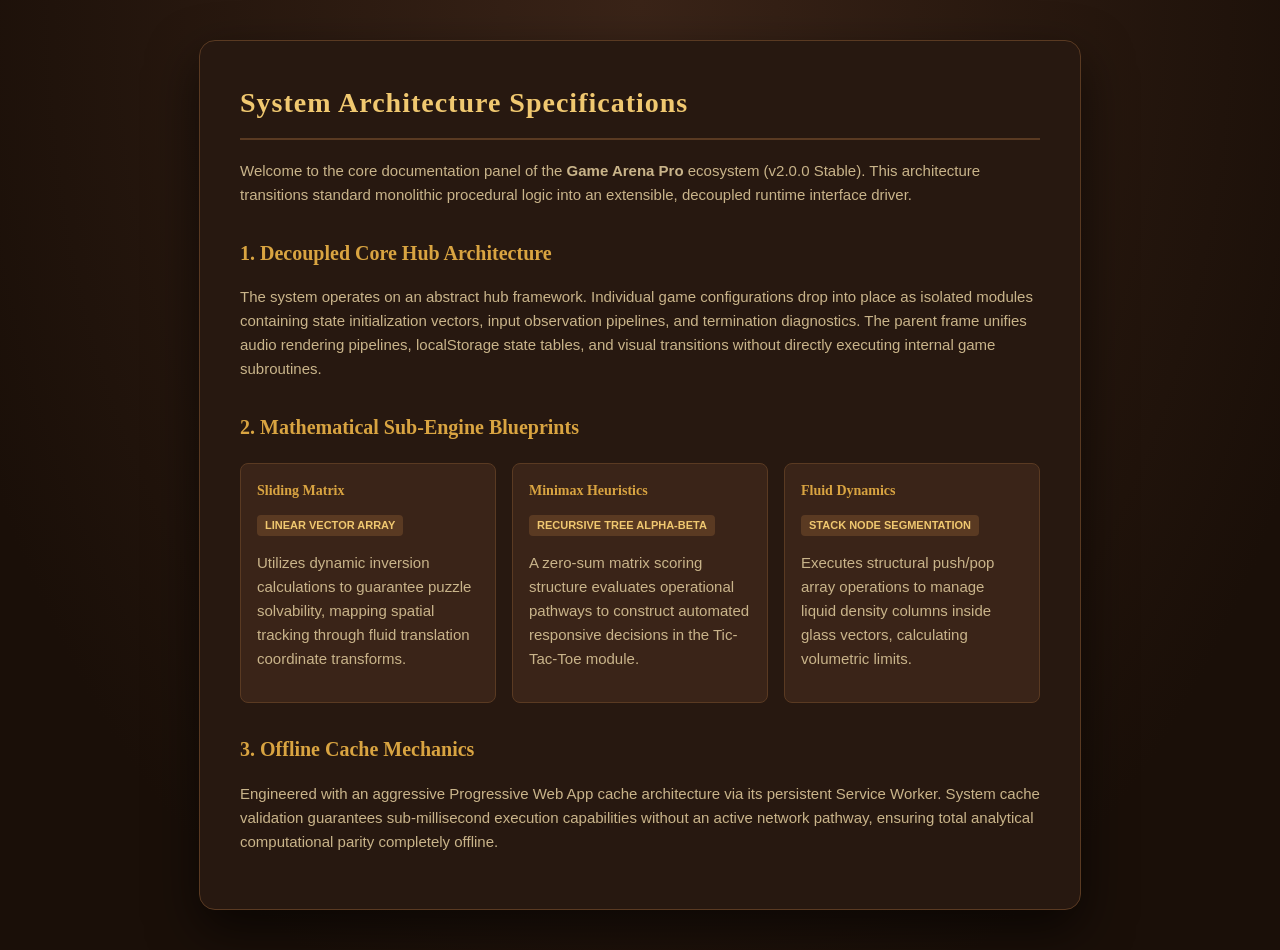
<file: pages/about.html>
<!DOCTYPE html>
<html lang="en">
<head>
  <meta charset="UTF-8" />
  <meta name="viewport" content="width=device-width, initial-scale=1.0" />
  <title>System Architecture — Game Arena Pro</title>
  <style>
    :root {
      --gold: #d9a441;
      --gold-soft: #f0c870;
      --bg: #1a0f08;
      --surface: #271810;
      --surface-2: #3a2418;
      --border: #5a3a22;
      --text: #f4e9d6;
      --text-soft: #c9b48a;
      --font-display: 'Cinzel', 'Georgia', serif;
      --font-body: 'Inter', 'Segoe UI', sans-serif;
    }
    body {
      background: radial-gradient(ellipse at top, #3a2418 0%, var(--bg) 80%), var(--bg);
      color: var(--text);
      font-family: var(--font-body);
      line-height: 1.6;
      margin: 0;
      padding: 40px 20px;
    }
    .container { max-width: 800px; margin: 0 auto; background: var(--surface); padding: 40px; border-radius: 16px; border: 1px solid var(--border); box-shadow: 0 20px 50px rgba(0,0,0,.6); }
    h1, h2 { font-family: var(--font-display); color: var(--gold-soft); margin-top: 0; }
    h1 { border-bottom: 2px solid var(--border); padding-bottom: 12px; font-size: 28px; letter-spacing: 1px; }
    h2 { font-size: 20px; margin-top: 30px; color: var(--gold); }
    p { color: var(--text-soft); font-size: 15px; }
    .tech-stack { display: grid; grid-template-columns: repeat(auto-fit, minmax(220px, 1fr)); gap: 16px; margin-top: 20px; }
    .stack-card { background: var(--surface-2); border: 1px solid var(--border); padding: 16px; border-radius: 8px; }
    .stack-card h3 { margin: 0 0 8px 0; font-family: var(--font-display); color: var(--gold); font-size: 14px; }
    .badge { display: inline-block; background: var(--border); color: var(--gold-soft); padding: 2px 8px; border-radius: 4px; font-size: 11px; font-weight: bold; text-transform: uppercase; }
  </style>
</head>
<body>
  <div class="container">
    <h1>System Architecture Specifications</h1>
    <p>Welcome to the core documentation panel of the <strong>Game Arena Pro</strong> ecosystem (v2.0.0 Stable). This architecture transitions standard monolithic procedural logic into an extensible, decoupled runtime interface driver.</p>
    
    <h2>1. Decoupled Core Hub Architecture</h2>
    <p>The system operates on an abstract hub framework. Individual game configurations drop into place as isolated modules containing state initialization vectors, input observation pipelines, and termination diagnostics. The parent frame unifies audio rendering pipelines, localStorage state tables, and visual transitions without directly executing internal game subroutines.</p>
    
    <h2>2. Mathematical Sub-Engine Blueprints</h2>
    <div class="tech-stack">
      <div class="stack-card">
        <h3>Sliding Matrix</h3>
        <span class="badge">Linear Vector Array</span>
        <p>Utilizes dynamic inversion calculations to guarantee puzzle solvability, mapping spatial tracking through fluid translation coordinate transforms.</p>
      </div>
      <div class="stack-card">
        <h3>Minimax Heuristics</h3>
        <span class="badge">Recursive Tree Alpha-Beta</span>
        <p>A zero-sum matrix scoring structure evaluates operational pathways to construct automated responsive decisions in the Tic-Tac-Toe module.</p>
      </div>
      <div class="stack-card">
        <h3>Fluid Dynamics</h3>
        <span class="badge">Stack Node Segmentation</span>
        <p>Executes structural push/pop array operations to manage liquid density columns inside glass vectors, calculating volumetric limits.</p>
      </div>
    </div>

    <h2>3. Offline Cache Mechanics</h2>
    <p>Engineered with an aggressive Progressive Web App cache architecture via its persistent Service Worker. System cache validation guarantees sub-millisecond execution capabilities without an active network pathway, ensuring total analytical computational parity completely offline.</p>
  </div>
</body>
</html>
</file>
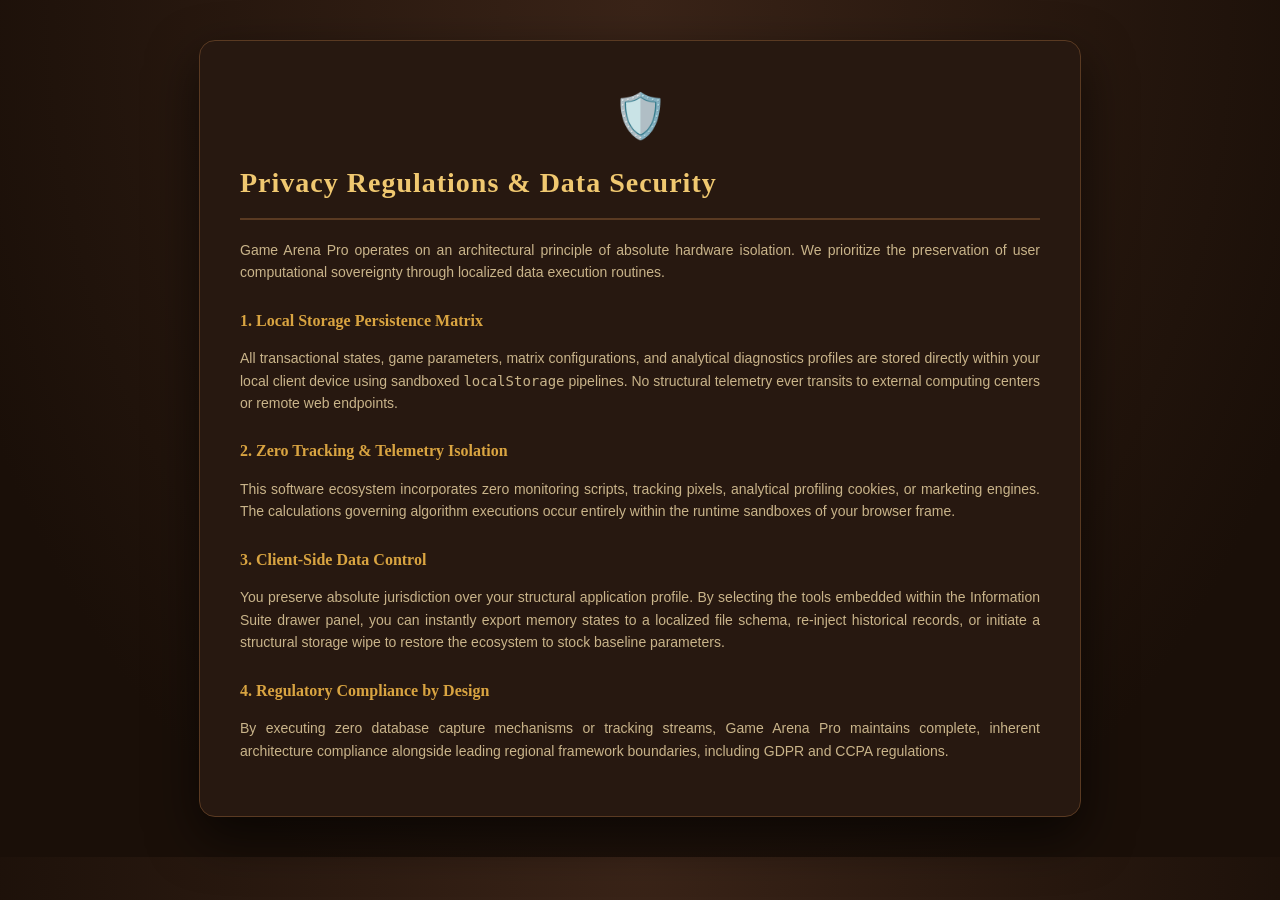
<file: pages/privacy.html>
<!DOCTYPE html>
<html lang="en">
<head>
  <meta charset="UTF-8" />
  <meta name="viewport" content="width=device-width, initial-scale=1.0" />
  <title>Privacy Regulations — Game Arena Pro</title>
  <style>
    :root {
      --gold: #d9a441;
      --gold-soft: #f0c870;
      --bg: #1a0f08;
      --surface: #271810;
      --border: #5a3a22;
      --text: #f4e9d6;
      --text-soft: #c9b48a;
      --font-display: 'Cinzel', 'Georgia', serif;
      --font-body: 'Inter', 'Segoe UI', sans-serif;
    }
    body {
      background: radial-gradient(ellipse at top, #3a2418 0%, var(--bg) 80%), var(--bg);
      color: var(--text);
      font-family: var(--font-body);
      line-height: 1.6;
      margin: 0;
      padding: 40px 20px;
    }
    .container { max-width: 800px; margin: 0 auto; background: var(--surface); padding: 40px; border-radius: 16px; border: 1px solid var(--border); box-shadow: 0 20px 50px rgba(0,0,0,.6); }
    h1, h2 { font-family: var(--font-display); color: var(--gold-soft); margin-top: 0; }
    h1 { border-bottom: 2px solid var(--border); padding-bottom: 12px; font-size: 28px; letter-spacing: 1px; }
    h2 { font-size: 16px; margin-top: 24px; color: var(--gold); }
    p { color: var(--text-soft); font-size: 14px; text-align: justify; }
    .shield-icon { font-size: 44px; text-align: center; margin-bottom: 10px; color: var(--gold); }
  </style>
</head>
<body>
  <div class="container">
    <div class="shield-icon">🛡️</div>
    <h1>Privacy Regulations & Data Security</h1>
    <p>Game Arena Pro operates on an architectural principle of absolute hardware isolation. We prioritize the preservation of user computational sovereignty through localized data execution routines.</p>
    
    <h2>1. Local Storage Persistence Matrix</h2>
    <p>All transactional states, game parameters, matrix configurations, and analytical diagnostics profiles are stored directly within your local client device using sandboxed <code>localStorage</code> pipelines. No structural telemetry ever transits to external computing centers or remote web endpoints.</p>
    
    <h2>2. Zero Tracking & Telemetry Isolation</h2>
    <p>This software ecosystem incorporates zero monitoring scripts, tracking pixels, analytical profiling cookies, or marketing engines. The calculations governing algorithm executions occur entirely within the runtime sandboxes of your browser frame.</p>
    
    <h2>3. Client-Side Data Control</h2>
    <p>You preserve absolute jurisdiction over your structural application profile. By selecting the tools embedded within the Information Suite drawer panel, you can instantly export memory states to a localized file schema, re-inject historical records, or initiate a structural storage wipe to restore the ecosystem to stock baseline parameters.</p>
    
    <h2>4. Regulatory Compliance by Design</h2>
    <p>By executing zero database capture mechanisms or tracking streams, Game Arena Pro maintains complete, inherent architecture compliance alongside leading regional framework boundaries, including GDPR and CCPA regulations.</p>
  </div>
</body>
</html>
</file>
